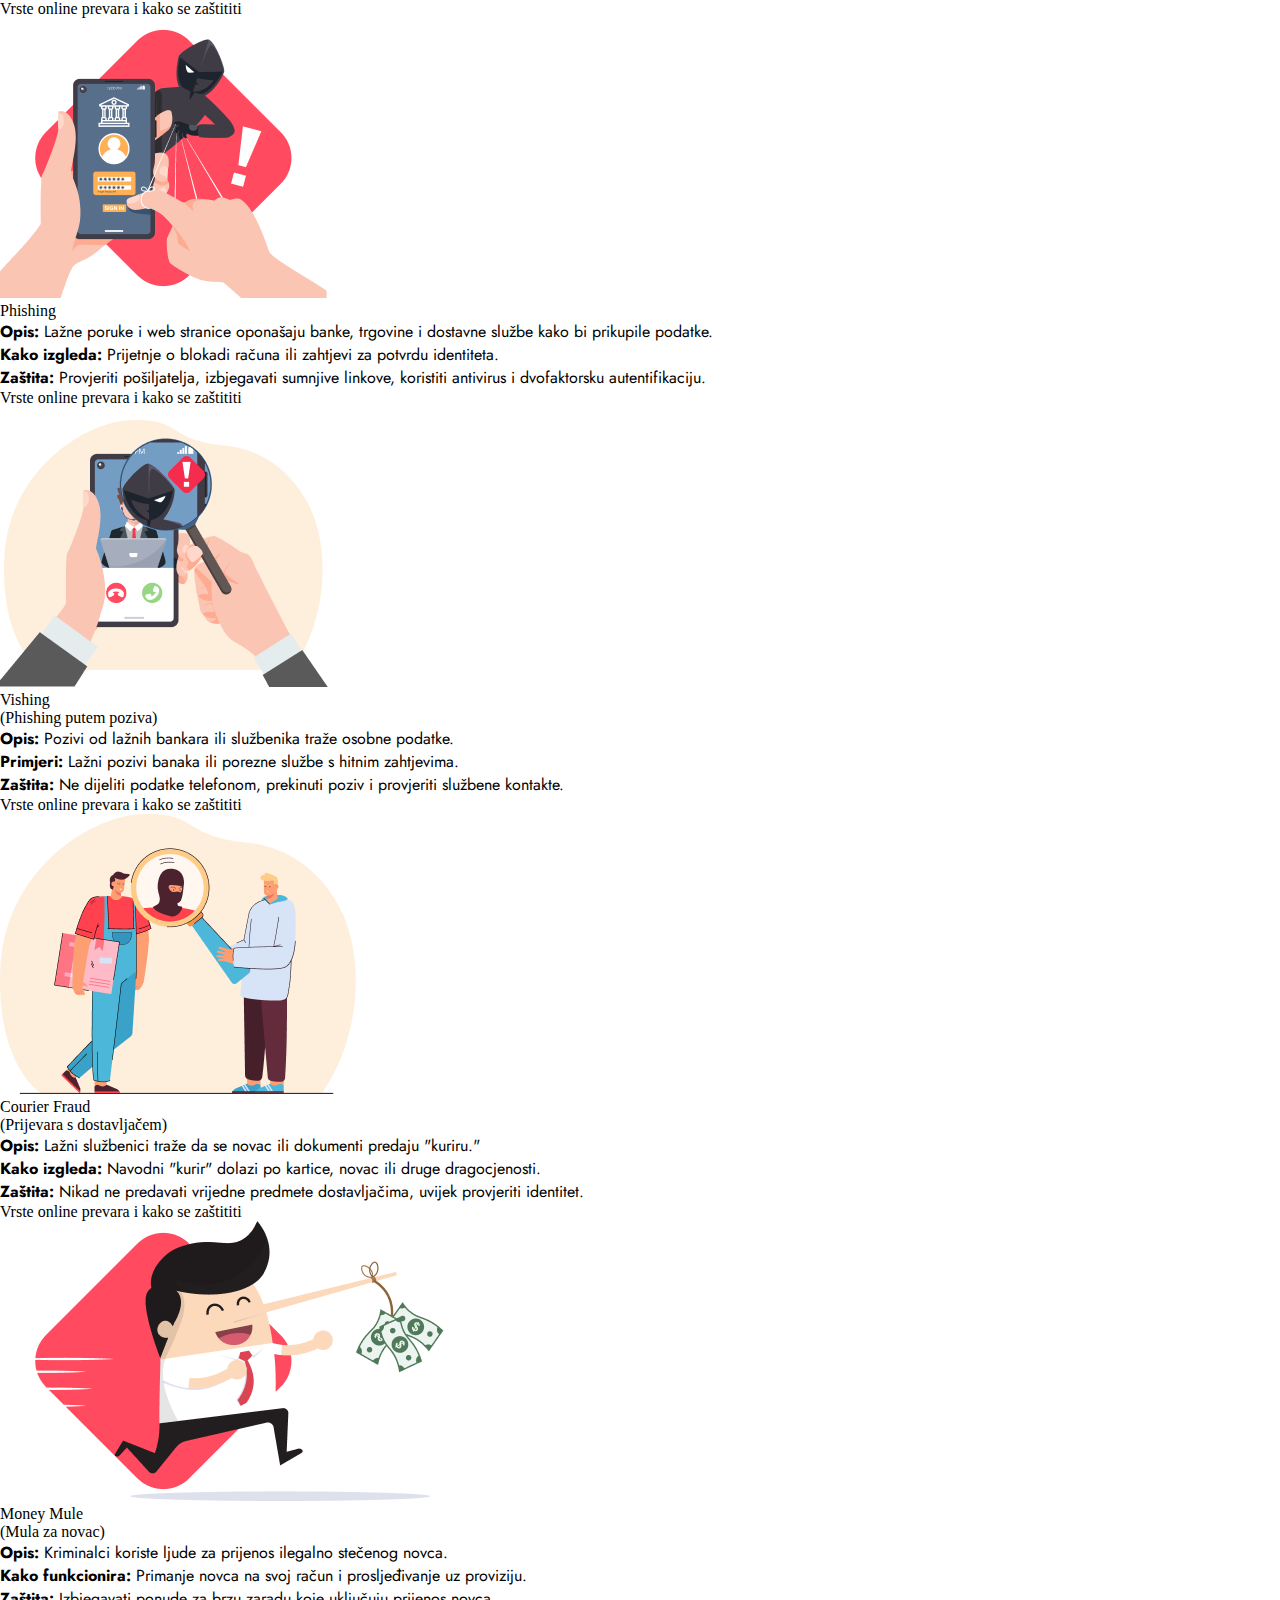
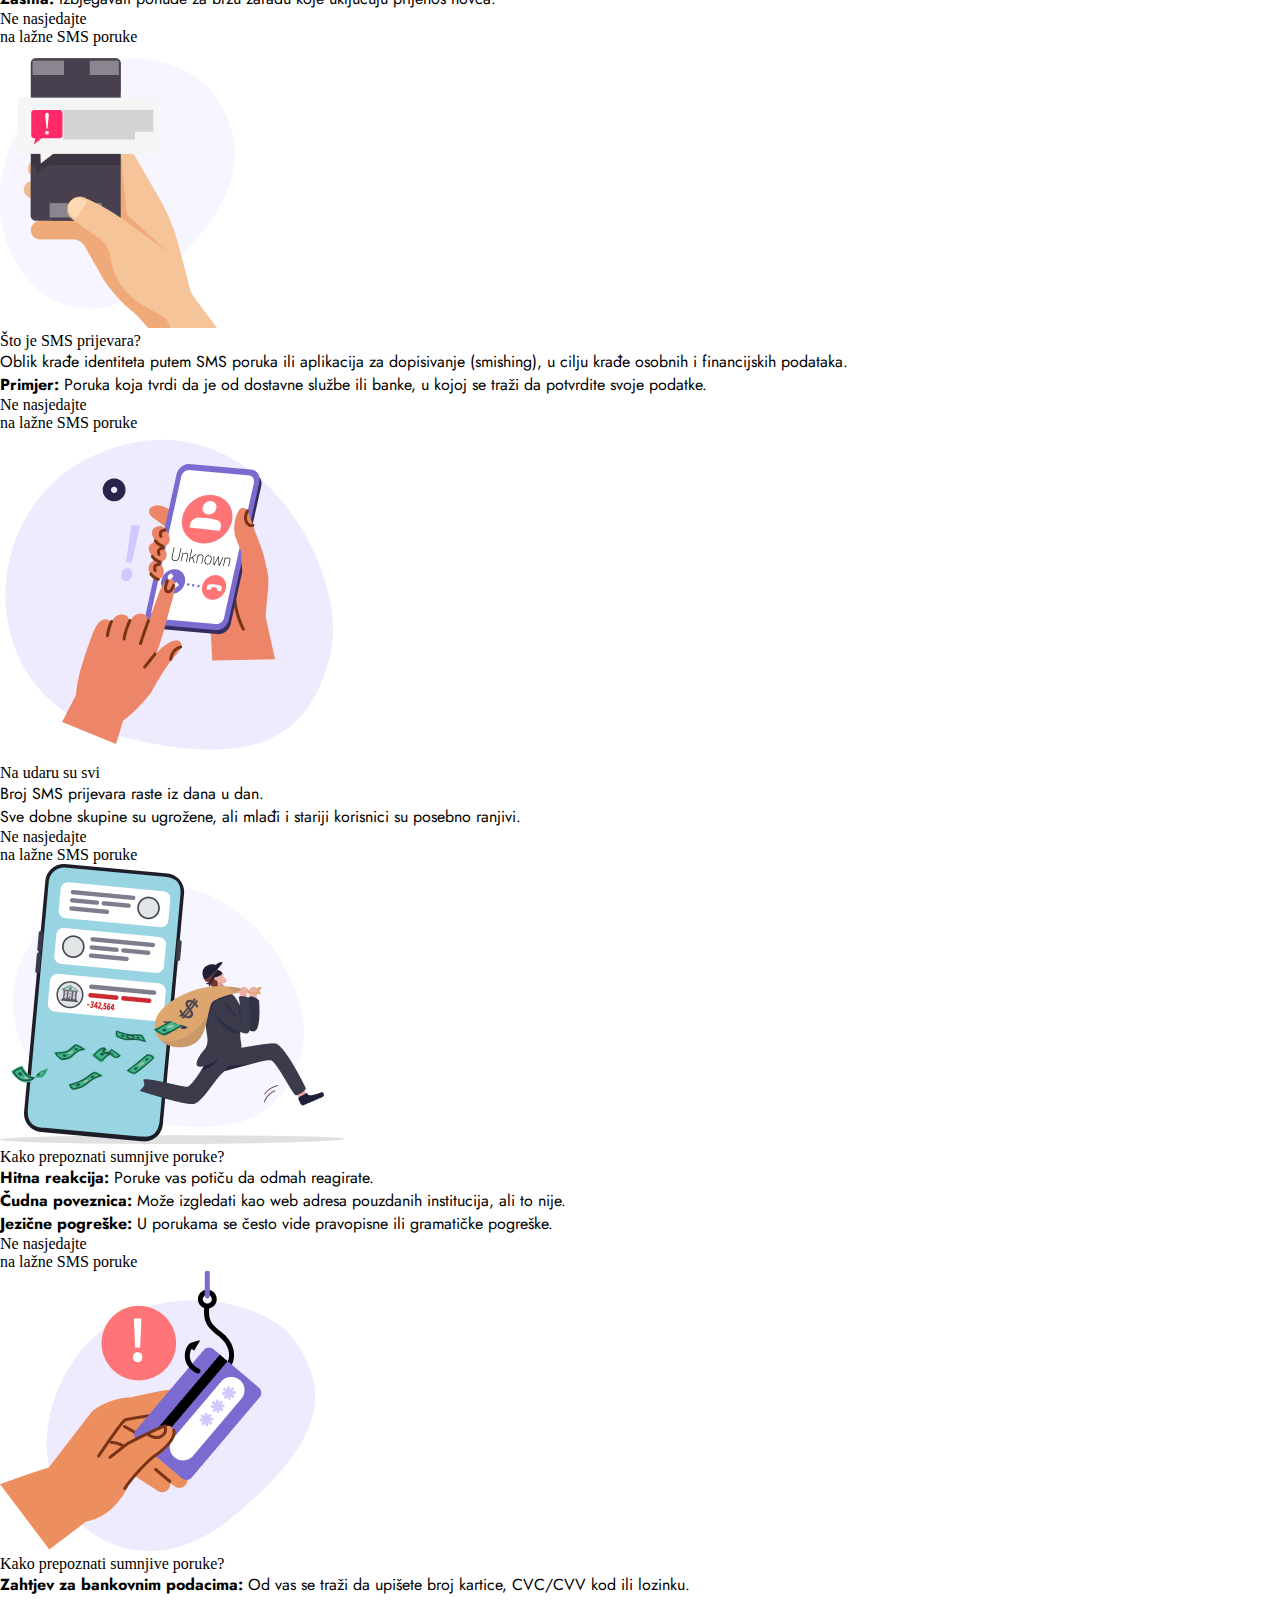
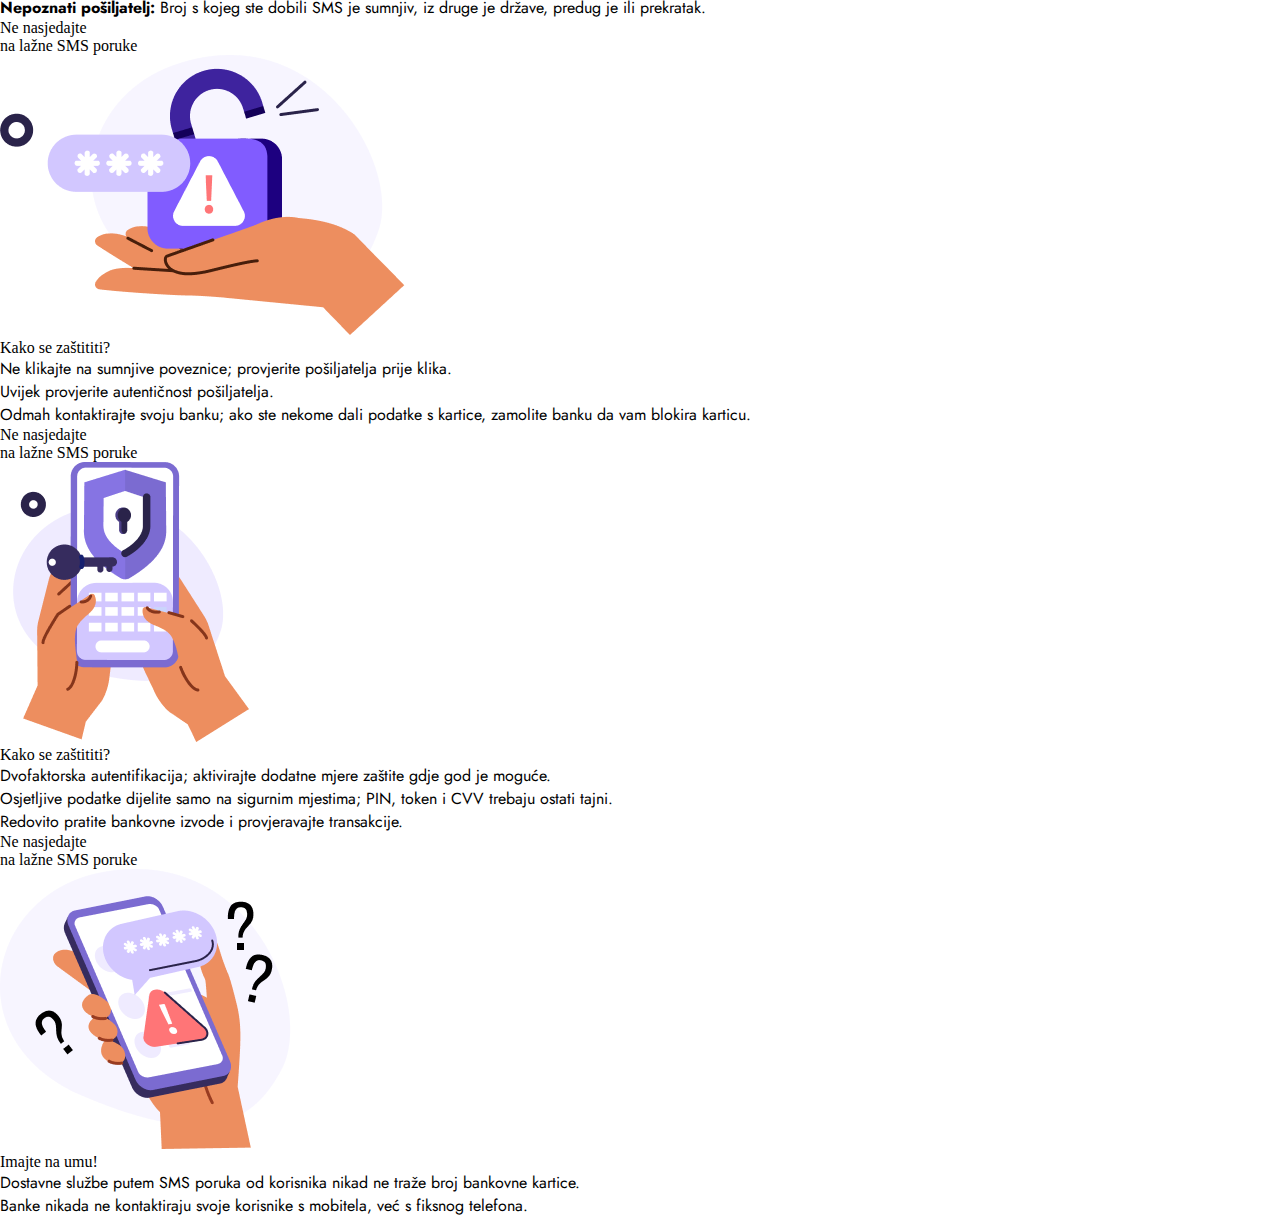
<file: slides.html>
<!DOCTYPE html>
<html lang="en">

<head>
    <meta charset="UTF-8">
    <meta name="viewport" content="width=device-width, initial-scale=1.0">
    <title>Document</title>
    <link
    href="https://fonts.googleapis.com/css2?family=Jost:ital,wght@0,100..900;1,100..900&family=Sarpanch:wght@400;500;600;700;800;900&display=swap"
    rel="stylesheet">
    <link rel="stylesheet" href="style.css">


</head>
<body>
    

    <!-- TEMP SLIDERS -->

    <!-- slider 1 -->
    <div class="my-slider">
        <div class="slider-wrapper-1">
            <div class="slide-1">
                <div class="text-upper">Vrste online prevara i kako se zaštititi</div>
                <div class="img-wrapper">
                    <img src="./img/infographic_1-1.png" alt="infografika">
                </div>
                <div class="text-lower">Phishing</div>
                <p><strong>Opis:</strong> Lažne poruke i web stranice oponašaju banke, trgovine i dostavne službe kako
                    bi prikupile podatke.</br><strong>Kako izgleda:</strong> Prijetnje o blokadi računa ili zahtjevi za
                    potvrdu identiteta.</br><strong>Zaštita:</strong> Provjeriti pošiljatelja, izbjegavati sumnjive
                    linkove, koristiti antivirus i dvofaktorsku autentifikaciju.</p>
            </div>
        </div>
        <div class="slider-wrapper-1">
            <div class="slide-2">
                <div class="text-upper">Vrste online prevara i kako se zaštititi</div>
                <div class="img-wrapper">
                    <img src="./img/infographic_1-2.png" alt="infografika">
                </div>
                <div class="text-lower">Vishing</br><span class="subtitle">(Phishing putem poziva)</span></div>
                <p><strong>Opis:</strong> Pozivi od lažnih bankara ili službenika traže osobne
                    podatke.</br><strong>Primjeri:</strong> Lažni pozivi banaka ili porezne službe s hitnim
                    zahtjevima.</br><strong>Zaštita:</strong> Ne dijeliti podatke telefonom, prekinuti poziv i provjeriti
                    službene kontakte.</p>
            </div>
        </div>
        <div class="slider-wrapper-1">
            <div class="slide-3">
                <div class="text-upper">Vrste online prevara i kako se zaštititi</div>
                <div class="img-wrapper">
                    <img src="./img/infographic_1-3.png" alt="infografika">
                </div>
                <div class="text-lower">Courier Fraud</br><span class="subtitle">(Prijevara s dostavljačem)</span></div>
                <p><strong>Opis:</strong> Lažni službenici traže da se novac ili dokumenti predaju
                    "kuriru."</br><strong>Kako izgleda:</strong> Navodni "kurir" dolazi po kartice, novac ili druge
                    dragocjenosti.</br><strong>Zaštita:</strong> Nikad ne predavati vrijedne predmete dostavljačima, uvijek
                    provjeriti identitet.</p>
            </div>
        </div>
        <div class="slider-wrapper-1">
            <div class="slide-4">
                <div class="text-upper">Vrste online prevara i kako se zaštititi</div>
                <div class="img-wrapper">
                    <img src="./img/infographic_1-4.png" alt="infografika">
                </div>
                <div class="text-lower">Money Mule</br><span class="subtitle">(Mula za novac)</span></div>
                <p><strong>Opis:</strong> Kriminalci koriste ljude za prijenos ilegalno stečenog novca.</br><strong>Kako
                        funkcionira:</strong> Primanje novca na svoj račun i prosljeđivanje uz
                    proviziju.</br><strong>Zaštita:</strong> Izbjegavati ponude za brzu zaradu koje uključuju prijenos
                    novca.</p>
            </div>
        </div>
    </div>





    <!-- slider 2 -->
    <div class="slider-wrapper-2">
        <div class="slide-1">
            <div class="text-upper">Ne nasjedajte </br>na lažne SMS poruke</div>
            <div class="img-wrapper">
                <img src="./img/infographic_2-1.png" alt="infografika">
            </div>
            <div class="text-lower">Što je SMS prijevara?</div>
            <p>Oblik krađe identiteta putem SMS poruka ili aplikacija za dopisivanje (smishing), u cilju krađe
                osobnih i financijskih podataka.</br><strong>Primjer:</strong> Poruka koja tvrdi da je od dostavne
                službe ili banke, u kojoj se traži da potvrdite svoje podatke.</p>
        </div>
    </div>
    <div class="slider-wrapper-2">
        <div class="slide-2">
            <div class="text-upper">Ne nasjedajte </br>na lažne SMS poruke</div>
            <div class="img-wrapper">
                <img src="./img/infographic_2-2.png" alt="infografika">
            </div>
            <div class="text-lower">Na udaru su svi</div>
            <p>Broj SMS prijevara raste iz dana u dan.</br><strong>&ZeroWidthSpace;</strong>Sve dobne skupine su
                ugrožene, ali mlađi i stariji
                korisnici su posebno ranjivi.</p>
        </div>
    </div>
    <div class="slider-wrapper-2">
        <div class="slide-3">
            <div class="text-upper">Ne nasjedajte </br>na lažne SMS poruke</div>
            <div class="img-wrapper">
                <img src="./img/infographic_2-3.png" alt="infografika">
            </div>
            <div class="text-lower">Kako prepoznati sumnjive poruke?</div>
            <p><strong>Hitna reakcija:</strong> Poruke vas potiču da odmah reagirate.</br><strong>Čudna
                    poveznica:</strong> Može izgledati kao web adresa pouzdanih institucija, ali to
                nije.</br><strong>Jezične pogreške:</strong> U porukama se često vide pravopisne ili gramatičke
                pogreške.</p>
        </div>
    </div>
    <div class="slider-wrapper-2">
        <div class="slide-4">
            <div class="text-upper">Ne nasjedajte </br>na lažne SMS poruke</div>
            <div class="img-wrapper">
                <img src="./img/infographic_2-4.png" alt="infografika">
            </div>
            <div class="text-lower">Kako prepoznati sumnjive poruke?</div>
            <p><strong>Zahtjev za bankovnim podacima:</strong> Od vas se traži da upišete broj kartice, CVC/CVV kod
                ili lozinku.</br><strong>Nepoznati pošiljatelj:</strong> Broj s kojeg ste dobili SMS je sumnjiv, iz
                druge je države, predug je ili prekratak.</p>
        </div>
    </div>
    <div class="slider-wrapper-2">
        <div class="slide-5">
            <div class="text-upper">Ne nasjedajte </br>na lažne SMS poruke</div>
            <div class="img-wrapper">
                <img src="./img/infographic_2-5.png" alt="infografika">
            </div>
            <div class="text-lower">Kako se zaštititi?</div>
            <p>Ne klikajte na sumnjive poveznice; provjerite pošiljatelja prije
                klika.</br><strong>&ZeroWidthSpace;</strong>Uvijek provjerite
                autentičnost pošiljatelja.</br><strong>&ZeroWidthSpace;</strong>Odmah kontaktirajte svoju banku; ako ste
                nekome dali podatke s
                kartice, zamolite banku da vam blokira karticu.</p>
        </div>
    </div>
    <div class="slider-wrapper-2">
        <div class="slide-6">
            <div class="text-upper">Ne nasjedajte </br>na lažne SMS poruke</div>
            <div class="img-wrapper">
                <img src="./img/infographic_2-6.png" alt="infografika">
            </div>
            <div class="text-lower">Kako se zaštititi?</div>
            <p>Dvofaktorska autentifikacija; aktivirajte dodatne mjere zaštite gdje god je
                moguće.</br><strong>&ZeroWidthSpace;</strong>Osjetljive
                podatke dijelite samo na sigurnim mjestima; PIN, token i CVV trebaju ostati
                tajni.</br><strong>&ZeroWidthSpace;</strong>Redovito
                pratite bankovne izvode i provjeravajte transakcije.</p>
        </div>
    </div>
    <div class="slider-wrapper-2">
        <div class="slide-7">
            <div class="text-upper">Ne nasjedajte </br>na lažne SMS poruke</div>
            <div class="img-wrapper">
                <img src="./img/infographic_2-7.png" alt="infografika">
            </div>
            <div class="text-lower">Imajte na umu!</div>
            <p>Dostavne službe putem SMS poruka od korisnika nikad ne traže broj bankovne
                kartice.</br><strong>&ZeroWidthSpace;</strong>Banke nikada
                ne kontaktiraju svoje korisnike s mobitela, već s fiksnog telefona.</p>
        </div>
    </div>


</body>
</html>
</file>
<file: style.css>
* {
    /* outline: 1px solid red; */

    box-sizing: border-box;
    padding: 0;
    margin: 0;
}

html {
    font-size: 16px;

    --color-01: #C0E8F9;
    --color-02: #FFE548;
    --color-03: #FF9B71;
    --color-04: #6C698D;
    --color-05: #14424C;

    --color-slider-heading: #fff;
    --color-slider-title: #fff;
    --color-slider-text: #C0E8F9;

}

body {
    margin: 0 auto;
    /* overflow-x: hidden; */
}

h1,
h2,
h4 {
    font-family: Sarpanch, sans-serif;
    color: var(--color-05);
}

h1 {
    font-size: max(3rem, 3.9548cqw);
    line-height: 1;
    font-weight: 800;
    letter-spacing: .12em;
    text-transform: uppercase;
}

h2 {
    font-size: 2.5rem;
    font-size: max(2rem, 2.82486cqw);
    font-size: max(2rem, 3.10559cqw);
    font-size: max(2rem, 2.97619cqw);
    font-weight: 800;
    letter-spacing: .16em;
    text-transform: uppercase;
}

h4 {
    font-size: max(.875rem, 1.12994cqw);
    font-weight: 700;
}

p {
    font-family: Jost, sans-serif;
}

.my-img-fluid {
    width: 100%;
    height: auto;
}

video {
    border-radius: 32px;
}

.row {
    margin-inline: 0px;
}

/* ******* BACKGROUNDS ******* */
.bckg-blue-1 {
    background-image: url(./img/background-blue.png);
    block-size: 100%;
    background-repeat: no-repeat;
    background-position: top center;
}

.bckg-yellow-1 {
    background-image: url(./img/background-yellow.png);
    block-size: 100%;
    background-repeat: no-repeat;
    background-position: top center;
    margin: 0 auto;
}

.bckg-blueyellow {
    background: url(./img/background-blue-doubled.png) no-repeat center 20%,
        url(./img/background-yellow-flipped.png) no-repeat center 120%;
    block-size: 100%;
    margin: 0 auto;
}

/* ******* VIDEO ******* */
.video-wrapper {
    position: relative;
}

.play-button {
    position: absolute;
    width: 10.298%;
    inset: 50% auto auto 50%;
    transform: translate(-50%, -50%);
}

.play-button[class*="vh"] {
    width: 20%;
}

/* ******* SECTIONS ******* */
.content-width {
    /* outline: 3px dotted blue; */
    width: clamp(320px, 100%, 1440px);
    padding: 0;
    container: content-width-anchor / inline-size;
}

.bubble-wrapper {
    position: relative;
    container-type: inline-size;
}

.bubble-wrapper p {
    position: absolute;
    text-decoration: underline;
}

/* ******* SECTION-1 ******* */
.section-1 {
    margin: 0 auto 50px auto;
}

.section-1 .row.header {
    align-items: center;
}

.section-1 .img-wrapper {
    width: min(231px, 68.75%);
    display: inline-block;
}

/* ******* HEADER */
.box-0 {
    width: 100%;
    container-type: inline-size;
}

.box-0>* {
    display: inline-block;
}

.header-wrapper .text-wrapper {
    /* text-align: center;
    margin-left: 30px;
    margin-left: 30px; */
}

.header-wrapper .text-wrapper>* {
    text-align: left;
}

/* .header-wrapper {
    display: flex;
    flex-wrap: wrap;
    align-items: center;
    margin-top: 30px;
} */


/* ********* SUBSECTION-1 */

/* ******* BOX-1 */
.subsection-1 .box-1 {
    width: 83.36%;
    margin: 11% 3.4% auto auto;
}

.subsection-1 .box-1 .bubble-wrapper p {
    inset: 41% 11% auto auto;
    text-align: right;
    font-size: min(5.5156cqw, 32px);
    line-height: 7.5cqw;
}

/* ******* BOX-2 */
.subsection-1 .box-2 {
    width: 77.16%;
    margin: 0% auto auto 4.5%;
}

/* ******* BOX-3 */
.subsection-1 .box-3 {
    /* width: 86.831%; */
    position: relative;
    width: 96.155%;
    max-width: 600px;
    /* margin: 0 0 0 auto; */
}


/* ******* BOX-4 */
.subsection-1 .box-4 {
    width: 72.215%;
    margin: 19% auto auto 7.5%;
}

.subsection-1 .box-4 .bubble-wrapper {
    width: 95.192%;
    margin-bottom: 12%;
}

.subsection-1 .box-4 .bubble-wrapper p {
    inset: 12% 16% auto auto;
    text-align: left;
    font-size: min(6.68844cqw, 32px);
    line-height: 8.75cqw;
}

/* ******* SECTION-2 ******* */
.section-2 {
    position: relative;
    margin: auto auto 125px auto;
}

.section-2 .row:first-child {
    /* margin-top: 30px; */
}

.section-2 .row:last-child {
    /* margin-top: 100px; */
}

.section-2 h2 {
    text-align: center;
    font-size: max(2rem, 2.77778cqw);
}

.section-2 p {
    font-size: max(1rem, 1.41243cqw);
    text-align: center;
}

.section-2 .box-1,
.section-2 .box-2 {
    width: min(100%, 777px);
    margin: 0 auto;
}

/* ******* BOX-2 */
.section-2 .box-2 .video-wrapper video {
    max-width: 100%;
}

/* ******* BOX-3 */
.section-2 .box-3 {
    position: relative;
    max-width: 515px;
}

.section-2 .box-3 .img-wrapper {
    max-width: 499px;
    margin-bottom: 23%;
}

.section-2 .box-3 .bubble-wrapper {
    width: min(92.2335%, 475px);
}

.section-2 .box-3 .bubble-wrapper p {
    font-size: min(6.69828cqw, 32px);
    position: absolute;
    inset: 11% 13% auto 10%;
    margin: 0;
}

/* ******* BOX-4 */
.section-2 .box-4 {
    position: relative;
    width: 96.155%;
    max-width: 600px;
}

/* ******* SECTION-3 ******* */
.section-3 .text-wrapper h2 {
    text-transform: none;
}

.section-3 .details.download {
    width: 10%;
}

.section-3 .box-video {
    /* width: 272px; */
    width: min(87.2%, 272px);
}

.section-3 .video-wrapper {
    width: 100%;
}

.section-3 .box-text {
    width: 100%;
    container-type: inline-size;
}

.section-3 .box-text p {
    font-size: clamp(16px, 6.41025cqw, 20px);
}

.section-3 .quiz-wrapper {
    background-color: var(--color-04);
    border-radius: 32px;
    padding: 2rem 3rem 3rem;
}

.img-left {
    width: 71%;
    margin-left: auto;
    margin-top: 20%;
}

.section-3 h2.kviz-title {
    color: #fff;
    margin-block: 0 2.2rem;
}

/* .section-3 .quiz-wrapper .quiz-button {
    inset: auto auto 50px auto;
    padding: 20px 30px;
    padding: 1.546% 2.333%;
    margin-bottom: 50px;
    font-family: Sarpanch, sans-serif;
    font-size: max(1rem, 2.97619cqw);
    font-weight: 800;
    letter-spacing: .12em;
    text-transform: uppercase;
    color: var(--color-05);
    border: 0 none;
    border-radius: 32px;
    border-radius: 2.2cqw;
    background-color: var(--color-03);
} */

.section-3 .quiz-container .img-left {
    /* width: 251px; */
    width: clamp(200px, 19.488cqw, 251px);
}



/* ******* ANIMATED DETAILS ******* */
.details {
    /* position: absolute; */
}

.section-1 .details.bitcoins {
    position: relative;
    width: 100%;
    margin: -5% auto 0 auto;
    padding-right: 11%;
}

.section-1 .details.bitcoins img {
    vertical-align: unset;
}

.section-1 .details .bitcoin-1 {
    /* width: 38px; */
    width: 10%;
    transform: rotate(-12deg);
    margin: 0 0 0 7%;
}

.section-1 .details .bitcoin-2 {
    /* width: 60px; */
    width: 16%;
    transform: rotate(75deg);
    margin: 0 0 2% 16%;
}

.section-1 .details .bitcoin-3 {
    /* width: 83px; */
    width: 20%;
    transform: rotate(0deg);
    margin: 0 0 7% 13%;
}

/* * */

.section-2 .box-3 .details.warning {
    /* position: absolute; */
    /* width: 80px; */
    width: min(37.471%, 80px);
    inset: auto auto 0% 23%;
}

.section-2 .box-3 .details.spinner {
    /* position: absolute; */
    /* width: 80px; */
    width: min(37.471%, 80px);
    inset: auto 8% -13% auto;
}

.section-2 .details.close {
    display: inline-block;
    /* width: 60px; */
    width: 4.5cqw;
    inset: -24% 9% auto auto;
}

.section-3 .details.download {
    display: inline-block;
    position: relative;
    /* width: 56px; */
    width: clamp(44px, 12.373%, 56px);
    inset: auto;
}








/* ******* HELPER classes - delete ******* */
.section-3 .container-fluid {
    /* border: 5px dotted red; */
}

.section-3 .row {
    /* outline: 3px solid green; */

}

.section-3 [class*="col-"] {
    /* outline: 3px solid blue; */
}

.section-3 [class*="box"],
.section-3 .box-3>* {
    /* outline: 2px dotted gray; */
}

/* ************************************** */
</file>
